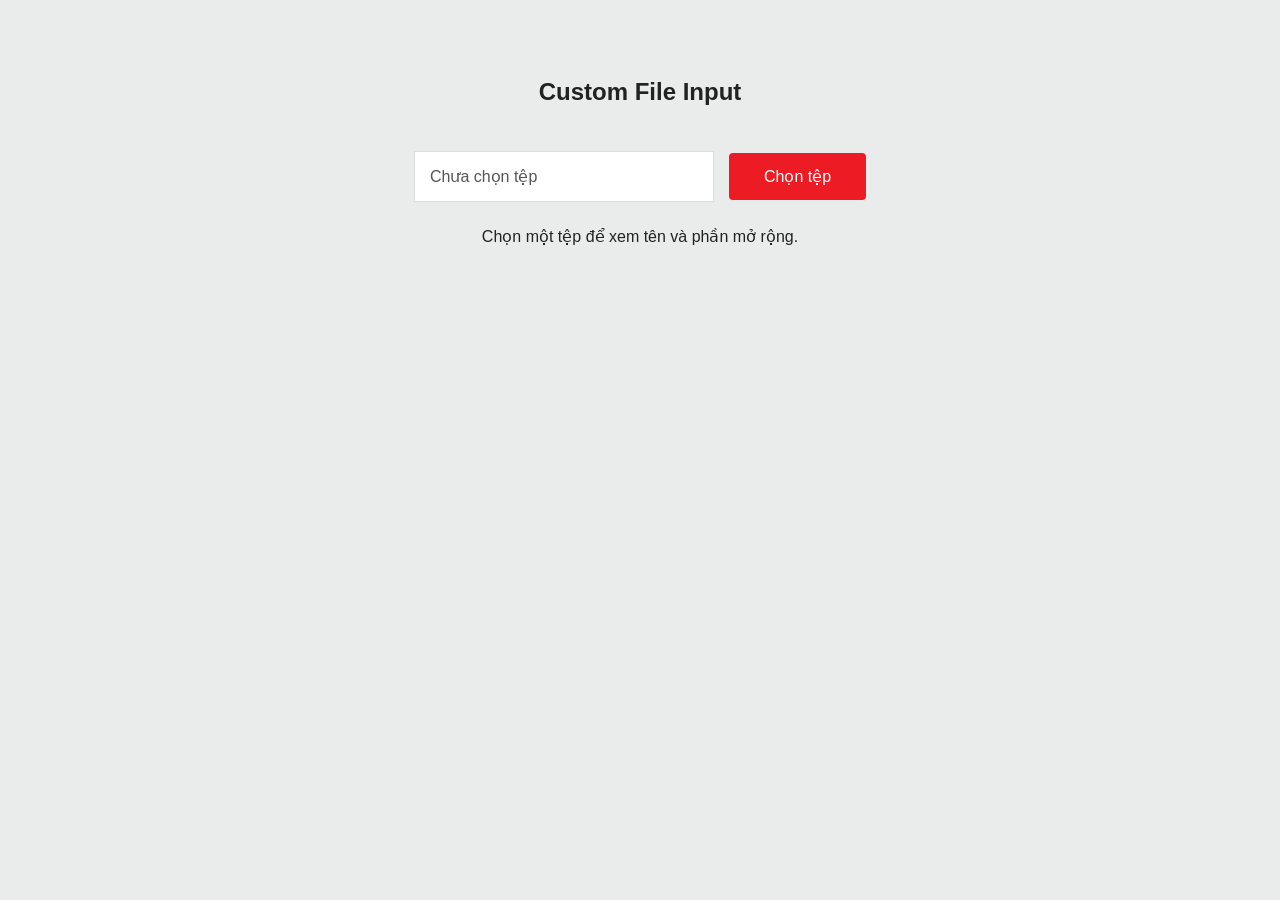
<file: 6651071025Cau11-17/6651071025_JAVASCRIPT_Câu 11/index.html>
<!DOCTYPE html>
<html lang="vi"><head><meta charset="UTF-8"><meta name="viewport" content="width=device-width, initial-scale=1">
<title>Câu 11 - Upload file</title><link rel="stylesheet" href="Styles/style.css"></head>
<body><main class="container"><h2>Custom File Input</h2>
<div class="custom-file-wrp"><div class="filename" id="filename">Chưa chọn tệp</div>
<div class="custom-file"><label for="fileupload">Chọn tệp</label><input type="file" id="fileupload"></div></div>
<p id="fileinfo" aria-live="polite">Chọn một tệp để xem tên và phần mở rộng.</p></main>
<script src="Scripts/jquery-latest.min.js"></script><script src="Scripts/script.js"></script></body></html>
</file>
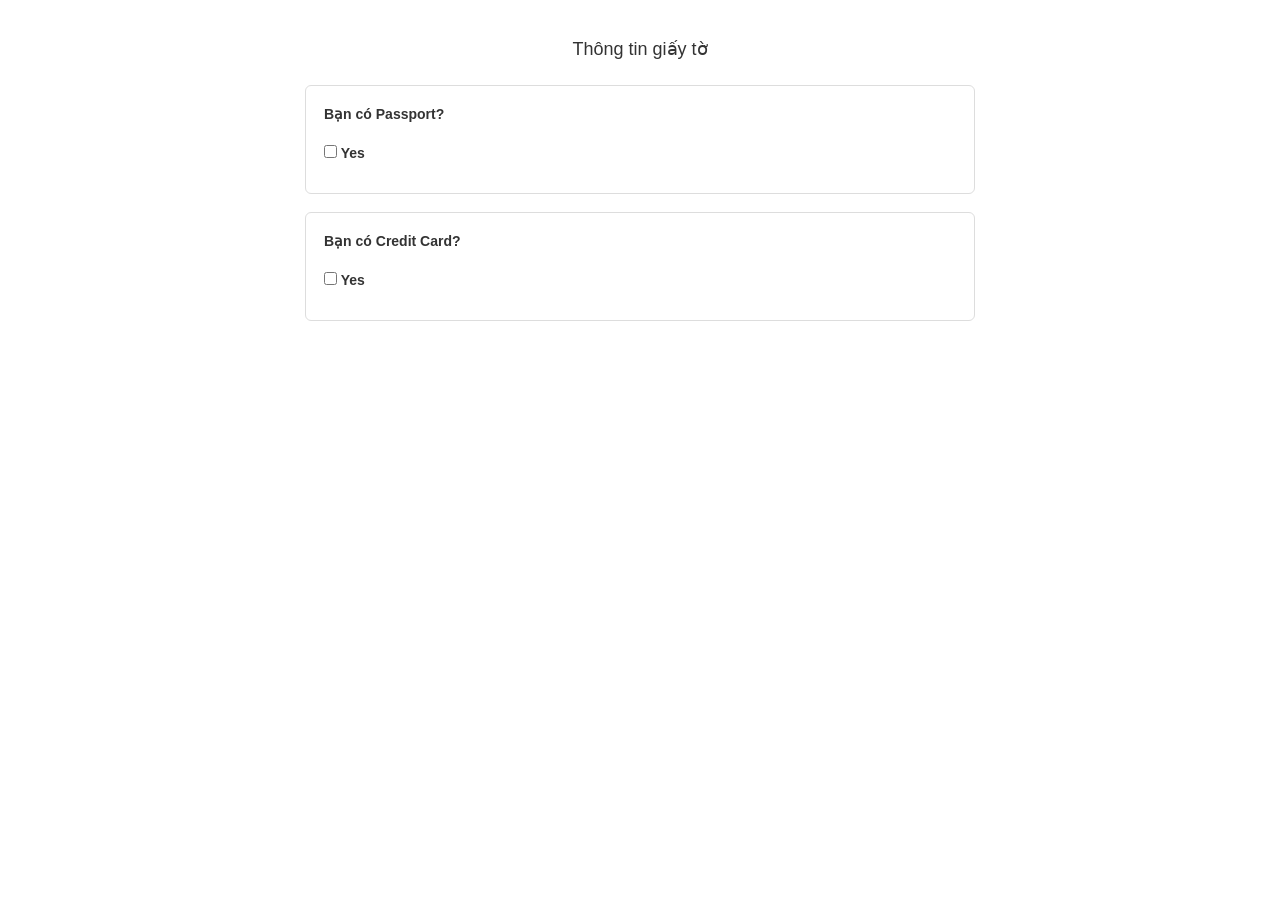
<file: 6651071025Cau11-17/6651071025_JAVASCRIPT_Câu 12/index.html>
<!DOCTYPE html><html lang="vi"><head><meta charset="UTF-8"><meta name="viewport" content="width=device-width, initial-scale=1"><title>Câu 12 - Hiện thông tin</title><link rel="stylesheet" href="Styles/bootstrap.min.css"><link rel="stylesheet" href="Styles/style.css"></head><body><main class="container"><h4>Thông tin giấy tờ</h4>
<section class="checkbox-card"><label>Bạn có Passport?</label><label class="choice"><input type="checkbox" class="checkme"> Yes</label><div class="passport-box"><input type="text" placeholder="Nhập số Passport" class="form-control" aria-label="Số Passport"></div><div class="apply-box"><a href="#" class="apply-link">Đăng ký Passport</a></div></section>
<section class="checkbox-card"><label>Bạn có Credit Card?</label><label class="choice"><input type="checkbox" class="checkme"> Yes</label><div class="passport-box"><input type="text" placeholder="Nhập số Credit Card" class="form-control" aria-label="Số Credit Card"></div><div class="apply-box"><a href="#" class="apply-link">Đăng ký Credit Card</a></div></section></main>
<script src="Scripts/jquery-latest.min.js"></script><script src="Scripts/script.js"></script></body></html>
</file>
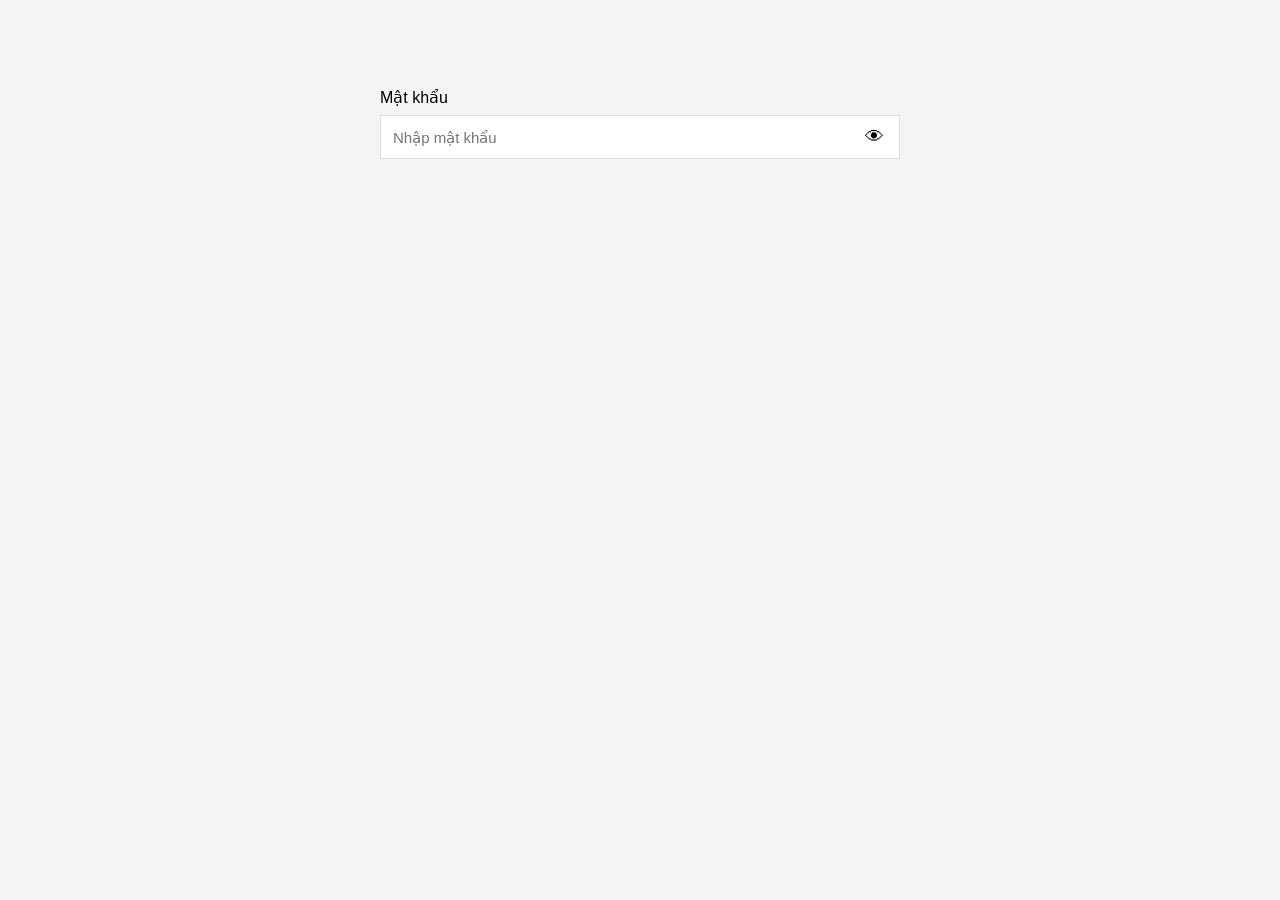
<file: 6651071025Cau11-17/6651071025_JAVASCRIPT_Câu 13/index.html>
<!DOCTYPE html><html lang="vi"><head><meta charset="UTF-8"><meta name="viewport" content="width=device-width, initial-scale=1"><title>Câu 13 - Hiện mật khẩu</title><link rel="stylesheet" href="Styles/style.css"></head><body><main class="password-show-card"><label for="password">Mật khẩu</label><div class="input-wrap"><input id="password" type="password" class="input-control" placeholder="Nhập mật khẩu"><button type="button" class="password-show" aria-label="Hiện mật khẩu" aria-pressed="false" title="Hiện/ẩn mật khẩu">👁</button></div></main><script src="Scripts/jquery-latest.min.js"></script><script src="Scripts/script.js"></script></body></html>
</file>
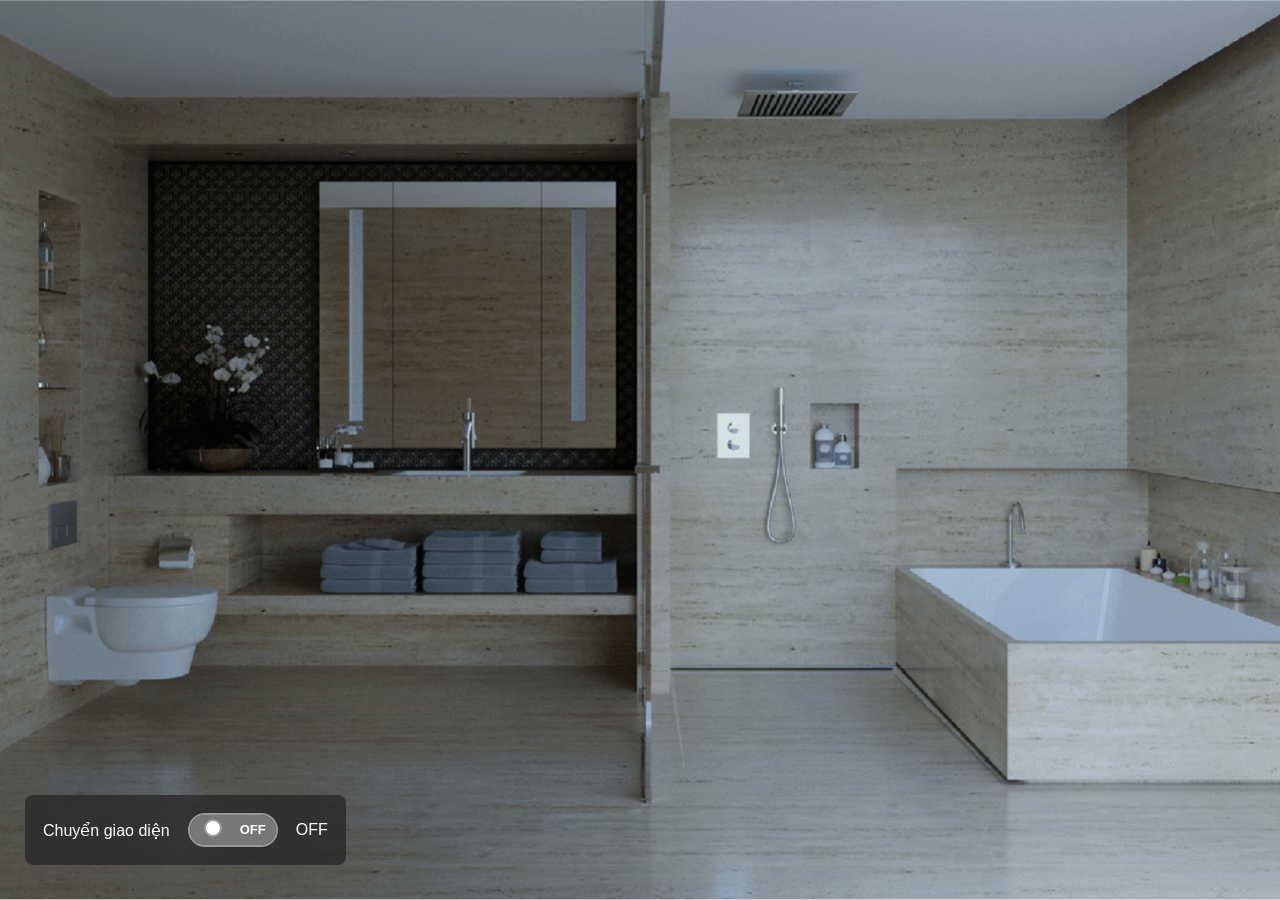
<file: 6651071025Cau11-17/6651071025_JAVASCRIPT_Câu 14/index.html>
<!DOCTYPE html><html lang="vi"><head><meta charset="UTF-8"><meta name="viewport" content="width=device-width, initial-scale=1"><title>Câu 14 - Theme sáng tối</title><link rel="stylesheet" href="Styles/style.css"></head><body class="theme-dark"><div class="image-effect"><img src="Images/off.png" class="fadeEffect theme-image" alt="Giao diện tối"><img src="Images/on.png" class="theme-image" alt="Giao diện sáng"></div><main class="switch-btn"><span>Chuyển giao diện</span><div class="onoffswitch"><input type="checkbox" class="onoffswitch-checkbox toggle-switch-2" id="myonoffswitch"><label class="onoffswitch-label" for="myonoffswitch"><span class="onoffswitch-inner"></span><span class="onoffswitch-switch"></span></label></div><span id="theme-status">OFF</span></main><script src="Scripts/jquery-latest.min.js"></script><script src="Scripts/script.js"></script></body></html>
</file>
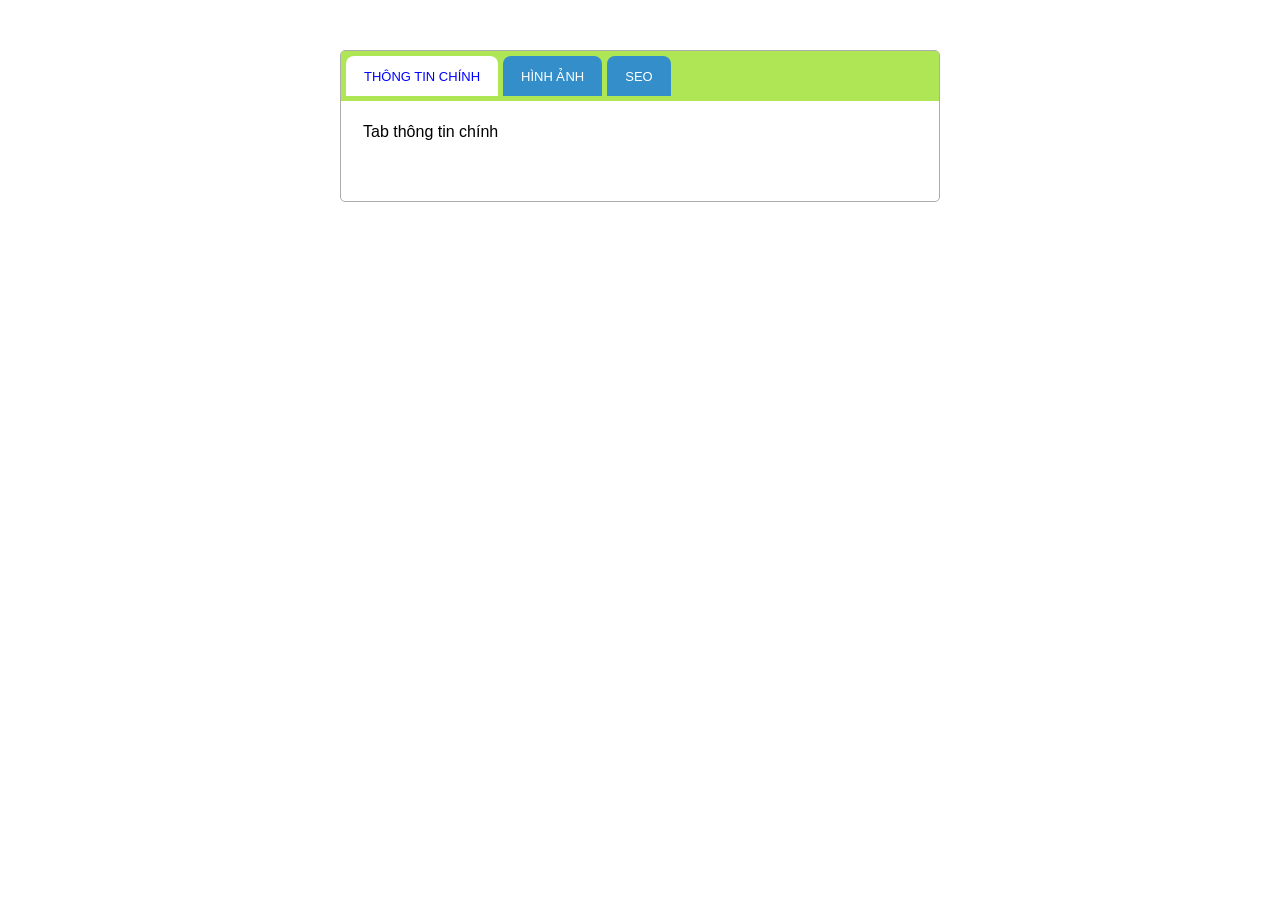
<file: 6651071025Cau11-17/6651071025_JAVASCRIPT_Câu 15/index.html>
<!DOCTYPE html><html lang="vi"><head><meta charset="UTF-8"><meta name="viewport" content="width=device-width, initial-scale=1"><title>Câu 15 - Tabs jQuery</title><link rel="stylesheet" href="Styles/style.css"></head><body><div class="tab-wrapper"><ul class="tab"><li class="active"><a href="#tab-main-info">Thông tin chính</a></li><li><a href="#tab-image">Hình ảnh</a></li><li><a href="#tab-seo">SEO</a></li></ul><div class="tab-content"><div class="tab-item" id="tab-main-info">Tab thông tin chính</div><div class="tab-item" id="tab-image">Tab hình ảnh</div><div class="tab-item" id="tab-seo">Tab SEO</div></div></div><script src="Scripts/jquery-latest.min.js"></script><script src="Scripts/script.js"></script></body></html>
</file>
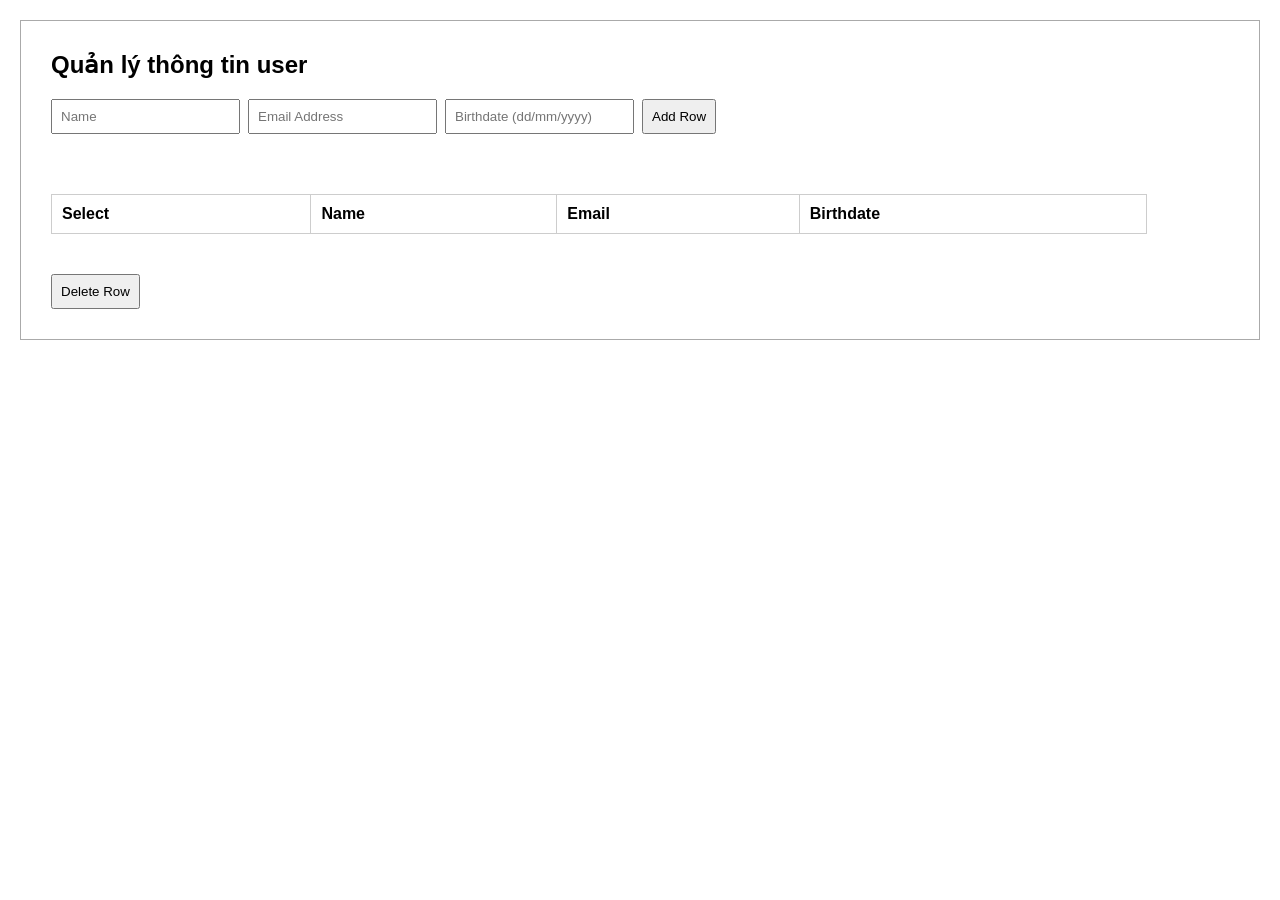
<file: 6651071025Cau11-17/6651071025_JAVASCRIPT_Câu 16/index.html>
<!DOCTYPE html><html lang="vi"><head><meta charset="UTF-8"><meta name="viewport" content="width=device-width, initial-scale=1"><title>Câu 16 - Quản lý thông tin user</title><link rel="stylesheet" href="Styles/style.css"></head><body><h2>Quản lý thông tin user</h2><form id="user-form" novalidate><input type="text" id="name" placeholder="Name" aria-label="Name"><input type="text" id="email" placeholder="Email Address" aria-label="Email Address"><input type="text" id="datepicker" placeholder="Birthdate (dd/mm/yyyy)" aria-label="Birthdate"><input type="button" class="add-row" value="Add Row"></form><p id="message" role="status"></p><table><thead><tr><th>Select</th><th>Name</th><th>Email</th><th>Birthdate</th></tr></thead><tbody></tbody></table><button type="button" class="delete-row">Delete Row</button><script src="Scripts/jquery-latest.min.js"></script><script src="Scripts/script.js"></script></body></html>
</file>
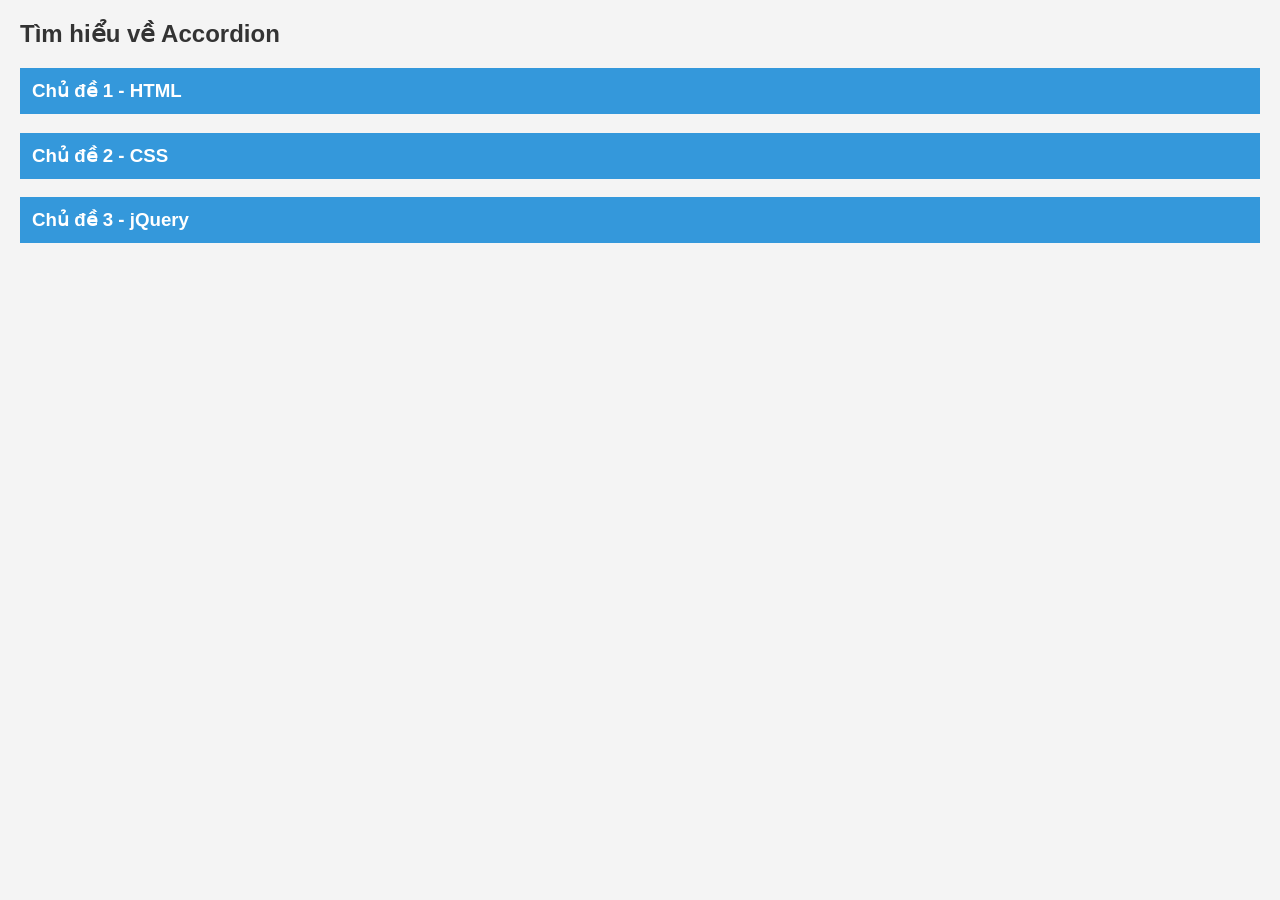
<file: 6651071025Cau11-17/6651071025_JAVASCRIPT_Câu 17/index.html>
<!DOCTYPE html><html lang="vi"><head><meta charset="UTF-8"><meta name="viewport" content="width=device-width, initial-scale=1"><title>Câu 17 - Accordion</title><link rel="stylesheet" href="Styles/style.css"></head><body><h2>Tìm hiểu về Accordion</h2><h3 tabindex="0" role="button" aria-expanded="false">Chủ đề 1 - HTML</h3><div class="box">HTML (viết tắt của HyperText Markup Language, hay Ngôn ngữ Đánh dấu Siêu văn bản) là ngôn ngữ đánh dấu được dùng để tạo cấu trúc nội dung trang web.</div><h3 tabindex="0" role="button" aria-expanded="false">Chủ đề 2 - CSS</h3><div class="box">CSS là viết tắt của Cascading Style Sheets, được sử dụng để trình bày và định dạng các phần tử HTML, như màu sắc, bố cục và phông chữ.</div><h3 tabindex="0" role="button" aria-expanded="false">Chủ đề 3 - jQuery</h3><div class="box">jQuery là thư viện JavaScript giúp đơn giản hóa thao tác DOM, xử lý sự kiện, hiệu ứng và Ajax.</div><script src="Scripts/jquery-latest.min.js"></script><script src="Scripts/script.js"></script></body></html>
</file>
<file: 6651071025Cau11-17/6651071025_JAVASCRIPT_Câu 11/Styles/style.css>
*{box-sizing:border-box}body{font-family:Arial,sans-serif;padding:30px;background:#eaebeb;color:#222}.container{max-width:760px;margin:40px auto}.container h2{text-align:center;margin-bottom:45px}.custom-file-wrp{display:flex;justify-content:center;align-items:center;gap:15px;flex-wrap:wrap}.filename{background:#fff;padding:15px;border:1px solid #ddd;min-width:300px;color:#555;overflow-wrap:anywhere}.custom-file input{display:none}.custom-file label{cursor:pointer;background:#ed1c24;display:inline-block;color:#fff;padding:14px 35px;border-radius:4px}#fileinfo{text-align:center;margin-top:25px}
</file>
<file: 6651071025Cau11-17/6651071025_JAVASCRIPT_Câu 12/Styles/style.css>
*{box-sizing:border-box}body{font-family:Arial,sans-serif;padding:30px}.container{max-width:700px}h4{text-align:center;margin-bottom:25px}.checkbox-card{border:1px solid #ddd;border-radius:6px;padding:18px;margin-bottom:18px}.choice{display:block;margin:12px 0}.passport-box,.apply-box{display:none}.apply-box{margin-top:10px}.apply-link{color:#0879c9}
</file>
<file: 6651071025Cau11-17/6651071025_JAVASCRIPT_Câu 13/Styles/style.css>
*{box-sizing:border-box;font-family:Arial,sans-serif}body{background:#f4f4f4;padding:30px}.password-show-card{max-width:520px;margin:50px auto}.password-show-card>label{display:block;margin-bottom:8px}.input-wrap{position:relative}.input-control{width:100%;height:44px;background:#fff;border:1px solid #ddd;padding:8px 48px 8px 12px;font-size:15px}.input-control:focus{outline:1px solid #66afe9}.password-show{position:absolute;right:8px;top:5px;height:34px;width:36px;border:0;background:transparent;cursor:pointer;font-size:19px}
</file>
<file: 6651071025Cau11-17/6651071025_JAVASCRIPT_Câu 14/Styles/style.css>
*{box-sizing:border-box}html,body{margin:0;min-height:100%;font-family:Arial,sans-serif}.theme-dark{background:#17191d;color:#fff}.theme-light{background:#f4f6f8;color:#222}.image-effect{position:relative;height:100vh;overflow:hidden}.image-effect img{position:absolute;inset:0;width:100%;height:100%;object-fit:cover;opacity:0;transition:opacity .8s}.image-effect img.fadeEffect{opacity:1}.switch-btn{position:fixed;left:25px;bottom:35px;z-index:5;background:rgba(40,40,40,.8);color:white;padding:18px;display:flex;gap:18px;align-items:center;border-radius:8px}.onoffswitch{position:relative;width:90px}.onoffswitch-checkbox{position:absolute;opacity:0}.onoffswitch-label{display:block;overflow:hidden;cursor:pointer;border:2px solid #999;border-radius:20px}.onoffswitch-inner{display:block;width:200%;margin-left:-100%;transition:margin .3s}.onoffswitch-inner:before,.onoffswitch-inner:after{display:block;float:left;width:50%;height:30px;line-height:30px;font-size:13px;color:white;font-weight:bold;box-sizing:border-box}.onoffswitch-inner:before{content:"ON";padding-left:10px;background:#34a7c1}.onoffswitch-inner:after{content:"OFF";padding-right:10px;background:#777;text-align:right}.onoffswitch-switch{position:absolute;top:6px;right:56px;width:18px;height:18px;background:white;border:2px solid #999;border-radius:50%;transition:right .3s}.onoffswitch-checkbox:checked+.onoffswitch-label .onoffswitch-inner{margin-left:0}.onoffswitch-checkbox:checked+.onoffswitch-label .onoffswitch-switch{right:4px}
</file>
<file: 6651071025Cau11-17/6651071025_JAVASCRIPT_Câu 15/Styles/style.css>
*{box-sizing:border-box}body{font-family:Arial,sans-serif}.tab-wrapper{max-width:600px;margin:50px auto;border:1px solid #acacac;border-radius:5px;overflow:hidden}.tab-wrapper ul{display:flex;flex-wrap:wrap;background:#aee655;margin:0;padding:5px;gap:5px;list-style:none}.tab-wrapper ul li{padding:11px 18px;background:#348ec9;border-radius:8px 8px 0 0}.tab-wrapper ul li.active{background:#fff}.tab-wrapper ul li.active a{color:blue}.tab-wrapper ul li a{color:#fff;text-transform:uppercase;text-decoration:none;font-size:13px}.tab-content{padding:22px;min-height:100px}.tab-item{display:none}.tab-item.active{display:block}
</file>
<file: 6651071025Cau11-17/6651071025_JAVASCRIPT_Câu 16/Styles/style.css>
*{box-sizing:border-box}body{font-family:Arial,sans-serif;border:1px solid #aaa;margin:20px;padding:10px}form{margin:20px;display:flex;gap:8px;flex-wrap:wrap}form input,button{padding:8px}table{width:90%;margin:20px;border-collapse:collapse}table,th,td{border:1px solid #cdcdcd}th,td{padding:10px;text-align:left}.delete-row,h2{margin:20px}#message{margin:0 20px;color:#c0392b;min-height:20px}tbody tr:nth-child(even){background:#f7f7f7}
</file>
<file: 6651071025Cau11-17/6651071025_JAVASCRIPT_Câu 17/Styles/style.css>
body{font-family:Arial,sans-serif;background:#f4f4f4;margin:20px}h2{color:#333}h3{background:#3498db;color:#fff;padding:12px;margin-bottom:8px;cursor:pointer}h3:focus{outline:2px solid #1b5e8a}.box{border:3px solid #3498db;display:none;padding:12px;background:#fff;margin-top:4px;width:100%;box-sizing:border-box;line-height:1.6}
</file>
